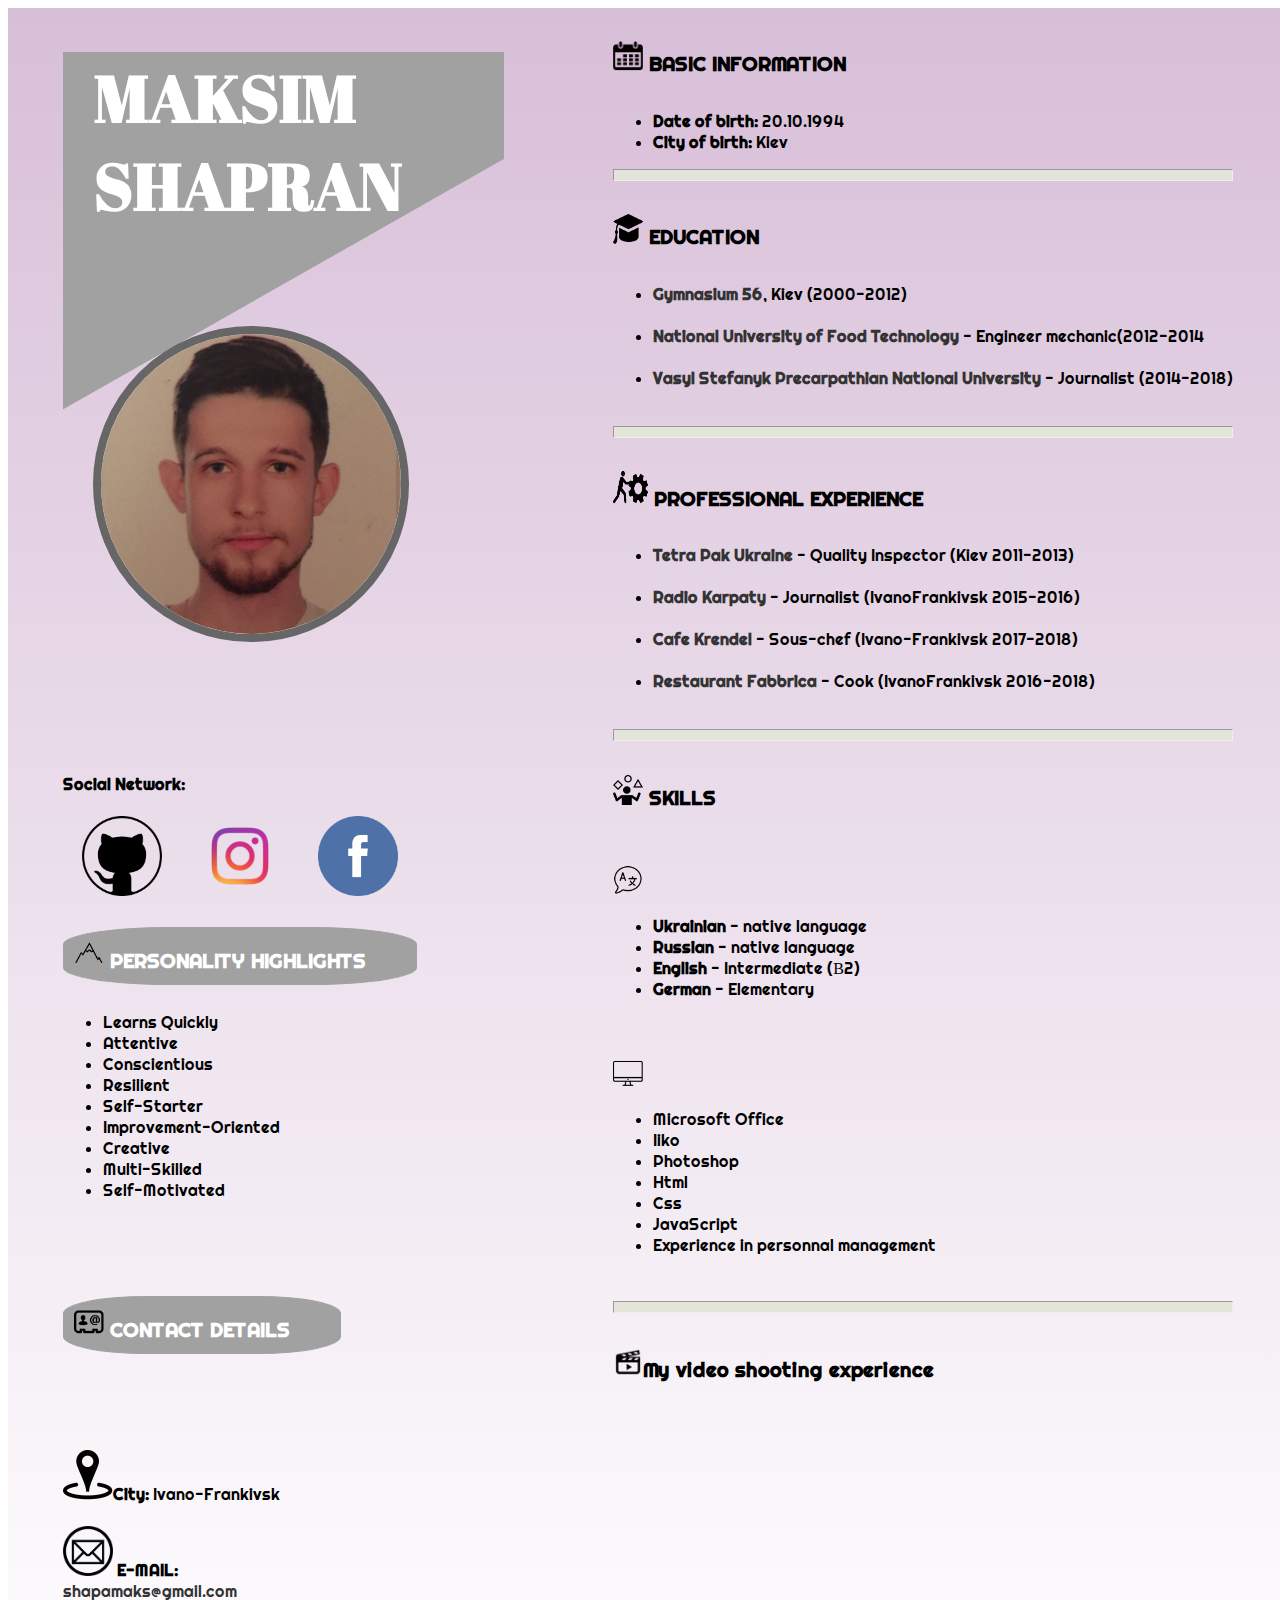
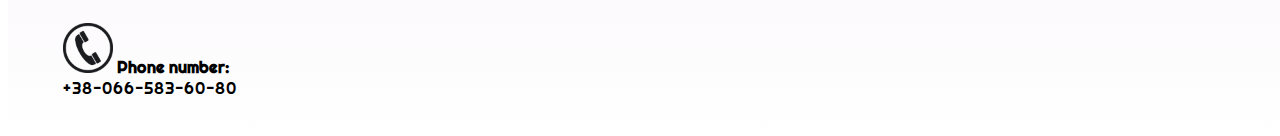
<file: index.html>
<!DOCTYPE html>
<html>
<head>
	<meta charset="utf-8">
	<link rel="stylesheet" type="text/css" href="style.css"> <!--Добавляем файл CSS-->
  <link href="https://fonts.googleapis.com/css?family=Abril+Fatface&amp;subset=latin-ext" rel="stylesheet"> <!-- Внешнии шрифты -->
  <link href="https://fonts.googleapis.com/css?family=Righteous&amp;subset=latin-ext" rel="stylesheet">
	<title>CV Shapran Maksim</title>
</head>
<body>
   <div class="container"> <!--Общий контейнер-->
       <div class="first"> <!-- Первая половина -->


             <h1>MAKSIM<br>SHAPRAN</h1>

   	         <div class="image"><a href="#"><img src="image/image.png" alt="Maksim  Shapran" width="300" height="300" class="photo"></a></div><br> <!--Фото как ссылка для эффекта увеличения-->

   	         <div class="perconal">
              <b>Social Network:</b><br><br>
                    <div class="image"> <!--Точно так же и в этом варианте -->
                      <a href="https://github.com/shapamaks/Maksim-Shapran" rel="external"><img src="image/git.png" width="80" height="80"></a>
                      <a href="https://www.instagram.com/shapamaks" rel="external"><img src="image/inst.png" width="80" height="80" ></a>
                      <a href="https://www.facebook.com/profile.php?id=100009055804348" rel="external"><img src="image/face.png" width="80" height="80"></a>

                    </div>

   	         	<h4><img src="image/mountain.png" alt="mountain" height="30" width="30"> PERSONALITY HIGHLIGHTS</h4>
   	         	
   	         	<ul><!--Список -->
   	         		<li>Learns Quickly</li>
   	         		<li>Attentive</li>
   	         		<li>Conscientious</li>
   	         		<li>Resilient</li>
   	         		<li>Self-Starter</li>
   	         		<li>Improvement-Oriented</li>
   	         		<li>Creative</li>
   	         		<li>Multi-Skilled</li>
   	         		<li>Self-Motivated</li>
   	         	</ul>

   	         </div>


   	         	<h4><img src="image/contact.png" alt="contact" height="30" width="30"> CONTACT DETAILS</h4>

   	            <p>
   	            	<b><img src="image/city.png" alt="city" height="50" width="50">City:</b> Ivano-Frankivsk<br><br>
                    <b><img src="image/email.png" alt="email" height="50" width="50"> E-MAIL:</b><br><a href="mailto:shapamaks@gmail.com?subject=Связанаться со мной">shapamaks@gmail.com</a><br><br> <!--Отправка e-mail -->
                    <b><img src="image/phone.png" alt="phone" height="50" width="50"> Phone number:</b><br>+38-066-583-60-80<br><br>
                </p>
   	    </div>

   	    <div class="second"> <!--Вторая половина -->
   	            	 <h5><img src="image/birth.png" alt="birth" height="30" width="30"> BASIC INFORMATION</h5>
   	            	      <ul>
                            <li><b>Date of birth:</b> 20.10.1994</li>
                            <li><b>City of birth:</b> Kiev</li> 
                        </ul>   
                    
                    <hr>
                  <h5><img src="image/education.png" alt="edecation" height="30" width="30"> EDUCATION</h5>
                        <ul><!--Дальге ссылки на официальные страницы -->
                            <li><a href="http://gymn56.kiev.ua/" rel="external"><b>Gymnasium 56</b></a>, Kiev (2000-2012)</li><br>
                            <li><a href="https://nuft.edu.ua/" rel="external"><b>National University of Food Technology</b></a> - Engineer mechanic(2012-2014</li><br>
                            <li><a href="https://pnu.edu.ua/" rel="external"><b>Vasyl Stefanyk Precarpathian National University</b></a> - Journalist (2014-2018)</li><br>
                        </ul><hr>

                  <h5><img src="image/work.png" alt="work" height="35" width="35"> PROFESSIONAL EXPERIENCE</h5>
                        <ul>
                            <li><a href="https://www.tetrapak.com/" rel="external"><b>Tetra Pak Ukraine</b></a> - Quality Inspector (Kiev 2011-2013)</li><br>
                            <li><a href="http://www.trk.if.ua/radio/onlayn-radio/" rel="external"><b>Radio Karpaty</b></a> - Journalist (IvanoFrankivsk 2015-2016)</li><br>
                            <li><a href="https://list.in.ua/%D0%9A%D0%B0%D1%84%D0%B5/164867/%D0%9A%D1%80%D0%B5%D0%BD%D0%B4%D0%B5%D0%BB%D1%8C-%D0%86%D0%B2%D0%B0%D0%BD%D0%BE-%D0%A4%D1%80%D0%B0%D0%BD%D0%BA%D1%96%D0%B2%D1%81%D1%8C%D0%BA" rel="external"><b>Cafe Krendel</b></a> - Sous-chef (Ivano-Frankivsk 2017-2018)</li><br>
                            <li><a href="http://fabbrica.23restorany.ua/uk/restaurant/about" rel="external"><b>Restaurant Fabbrica</b></a> - Cook (IvanoFrankivsk 2016-2018)</li><br>
                        </ul><hr>
                  <h5><img src="image/skills.png" alt="skills" height="30" width="30"> SKILLS</h5><br>

                          <img src="image/language.png" alt="language" height="30" width="30">
                        <ul >
                            <li><b>Ukrainian</b> - native language</li>
                            <li><b>Russian</b> - native language</li>
                            <li><b>English</b> - Intermediate (В2)</li>
                            <li><b>German</b> - Elementary</li>
                        </ul><br><br>
                        
                        <img src="image/comp.png" alt="comp" height="30" width="30">
                        <ul>
                            <li>Microsoft Office</li>
                            <li>Iiko</li>
                            <li>Photoshop</li>
                            <li>Html</li>
                            <li>Css</li>
                            <li>JavaScript</li>
                            <li>Experience in personnal management</li>
                        </ul><br><hr>


                        <h5><img src="image/video.png" alt="video" height="30" width="30">My video shooting experience</h5>
                           <iframe width="560" height="315" src="https://www.youtube.com/embed/aetP-HgG4hY" frameborder="0" allow="accelerometer; autoplay; encrypted-media; gyroscope; picture-in-picture" allowfullscreen></iframe>
                             
                           
       </div>

                        


   </div>

<script src="script.js"></script> <!--В конце, что бы начал работать после того как подключится страница HTML -->
</body>
</html>
</file>
<file: style.css>
.container {
	display: flex;
	background:linear-gradient(#D8BFD8, white);
	flex-wrap: wrap;
	justify-content: space-around;
    position: absolute;
    width: 100%;
    font-family: 'Righteous', cursive;
}

.first {
	
	display: flex;
	align-items: flex-start;
    justify-content: space-between;
    flex-direction: column;
    align-items: flex-start;
 }

.second {
	
	justify-content: space-around;
	flex-direction: column;
}

.photo {
	border: 8px solid; border-color: #666666; border-radius: 100%;
	margin-left: 30px;
	position: relative;
	margin-top: -180px;
}

.image {
	display: flex;
	justify-content: space-around;
}

.image img { 
    -moz-transition: all 1s ease-out;
    -o-transition: all 1s ease-out;
    -webkit-transition: all 1s ease-out;
 }
 
.image img:hover{
    -webkit-transform: scale(1.1);
    -moz-transform: scale(1.1);
    -o-transform: scale(1.1);
 }	

h1 {
	color: white;
	border: 1px solid #a1a1a1;
	background-color: #a1a1a1;
	padding-right: 100px;
	padding-left: 30px;
	padding-bottom: 180px;
	-webkit-clip-path: polygon(0 100%, 100% 0, 100% 100%, 0 100%);
    clip-path: polygon(0 0%, 100% 0, 100% 30%, 0 100%);
    font-family: 'Abril Fatface', cursive;
    font-size: 65px;
}

h4 {
	border: 2px dotted red;
	border-radius: 30%;
    color: white;
	border: 1px solid #a1a1a1;
	background-color: #a1a1a1;
	padding: 10px;
	padding-right: 50px;
	font-size: 20px;
}

h5 {
	font-size: 20px;
}

hr {
	height: 10px;
	background-color: #e3e4da;
}

a {
	text-decoration: none;
	color: #333333;
	
}

@media screen and (max-width: 700px){
  .page .page-wrapper .page-wrapper-open-products .page-wrapper-open-products-data .page-wrapper-open-products-data-item{
      flex-wrap: wrap;
  }
  .page .page-wrapper .page-wrapper-open-products .page-wrapper-open-products-data .page-wrapper-open-products-data-item .page-wrapper-open-products-data-item-img{
    background-size: contain;
  }
  .page .page-wrapper .page-wrapper-open-products .page-wrapper-open-products-data .page-wrapper-open-products-data-item .page-wrapper-open-products-data-item-data strong{
    text-align: center;
  }
}
</file>
